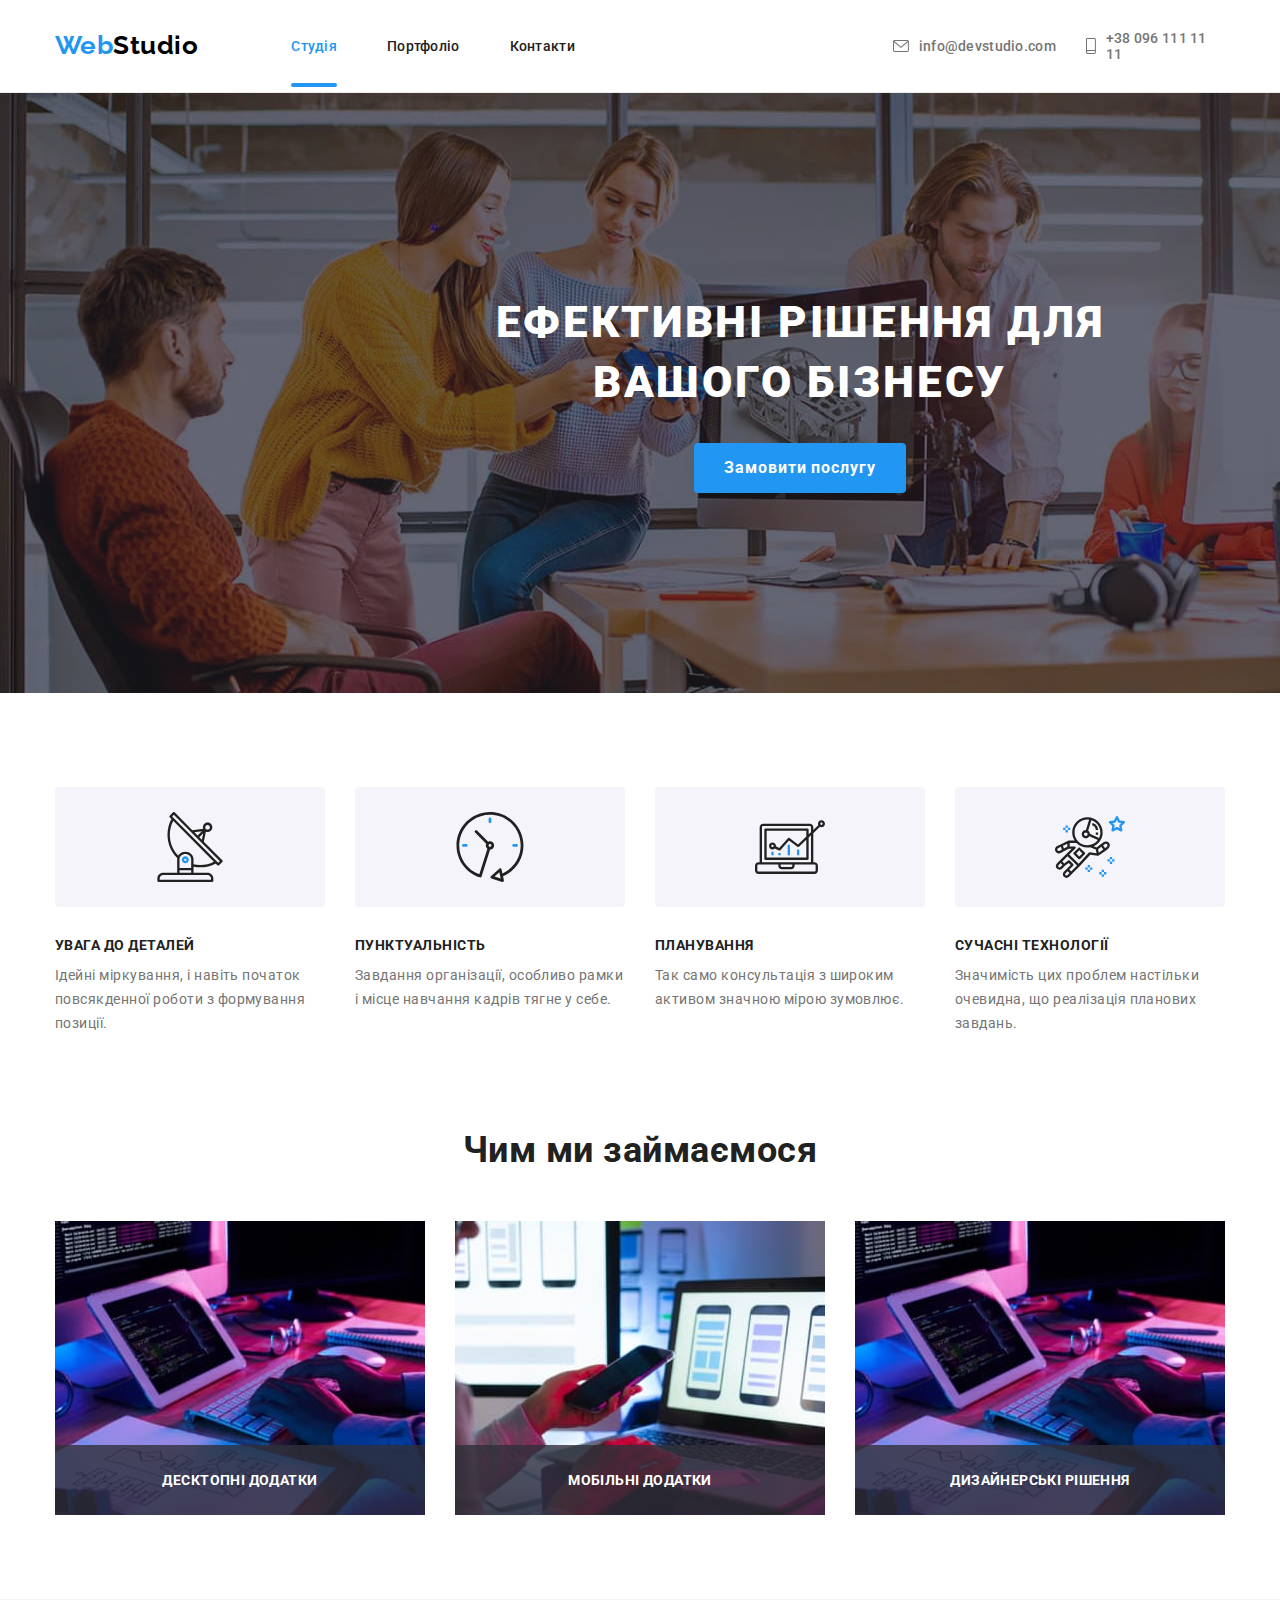
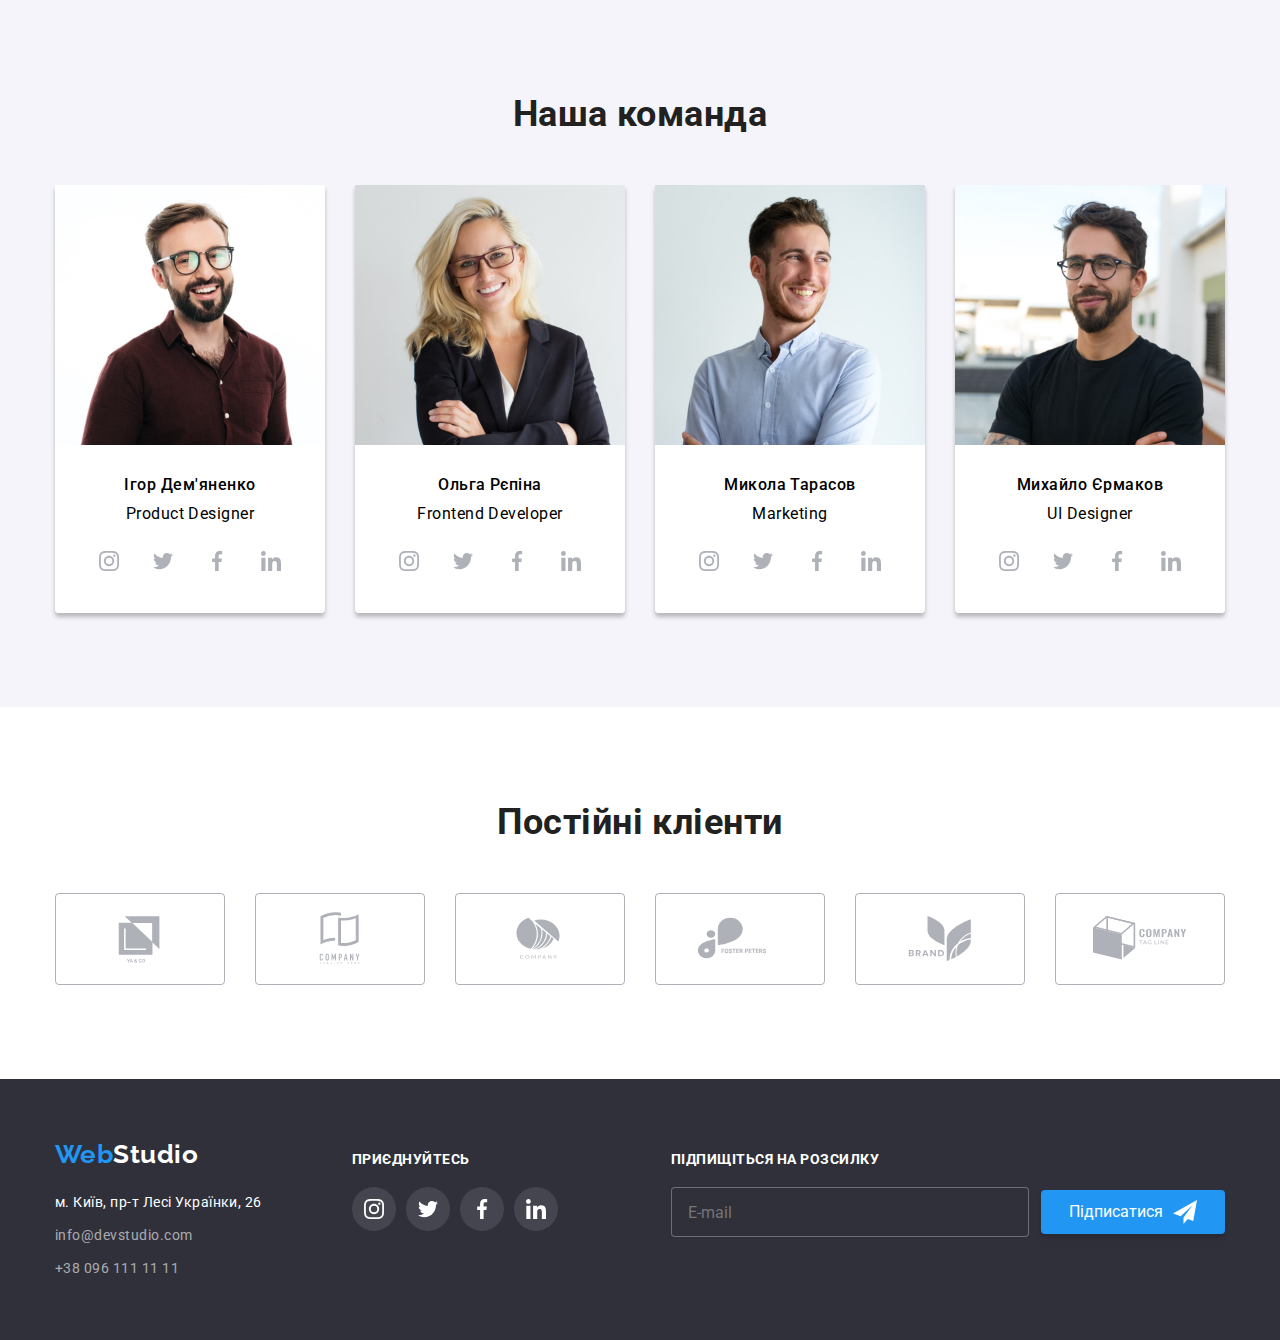
<file: index.html>
<!DOCTYPE html>
<html lang="ua">
  <head>
    <meta charset="UTF-8" />
    <meta http-equiv="X-UA-Compatible" content="IE=edge" />
    <meta name="viewport" content="width=device-width, initial-scale=1.0" />
    <title>Document</title>
    <link rel="preconnect" href="https://fonts.googleapis.com" />
    <link rel="preconnect" href="https://fonts.gstatic.com" crossorigin />
    <link
      href="https://fonts.googleapis.com/css2?family=Raleway:wght@700&family=Roboto:wght@400;500;700&display=swap"
      rel="stylesheet"
    />
    <link
      rel="stylesheet"
      href="https://cdnjs.cloudflare.com/ajax/libs/modern-normalize/1.1.0/modern-normalize.min.css"
    />
    <link rel="stylesheet" href="./css/main.min.css" />
  </head>
  <body>
    <header class="header">
      <div class="container header__container">
        <nav class="navigation">
          <a class="logo navigation__logo" href="./index.html"
            ><span class="logo__first">Web</span>Studio</a
          >
          <ul class="list menu">
            <li class="menu__item">
              <a class="menu__link current" href="./index.html">Студія</a>
            </li>
            <li class="menu__item">
              <a class="menu__link" href="./portfolio.html">Портфоліо</a>
            </li>
            <li class="menu__item">
              <a class="menu__link" href="">Контакти</a>
            </li>
          </ul>
        </nav>
        <ul class="list contact">
          <li class="contact__item">
            <a class="contact__link" href="info@devstudio.com">
              <svg class="contact__icon" width="16px" height="12px">
                <use href="./images/icons.svg#icon-envelope"></use>
              </svg>
              info@devstudio.com
            </a>
          </li>
          <li class="contact__item">
            <a class="contact__link" href="+380961111111">
              <svg class="contact__icon" width="10px" height="16px">
                <use href="./images/icons.svg#icon-smartphone"></use>
              </svg>
              +38 096 111 11 11
            </a>
          </li>
        </ul>
      </div>
    </header>
    <main>
      <section class="hero">
        <div class="hero__wrap container">
          <h1 class="hero__title">
            Ефективні рішення для <br />
            вашого бізнесу
          </h1>
          <button type="button" class="hero__btn btn" data-modal-open>
            Замовити послугу
          </button>
        </div>
      </section>
      <section class="about">
        <div class="container">
          <h2 class="title visually-hidden">Наші переваги</h2>
          <ul class="list about__list">
            <li>
              <div class="about__icon">
                <svg width="70px" height="70px">
                  <use href="./images/icons.svg#icon-antenna"></use>
                </svg>
              </div>
              <h3 class="about__benefits title__benefits">УВАГА ДО ДЕТАЛЕЙ</h3>
              <p class="about__text">
                Ідейні міркування, і навіть початок повсякденної роботи з
                формування позиції.
              </p>
            </li>
            <li>
              <div class="about__icon">
                <svg width="70px" height="70px">
                  <use href="./images/icons.svg#icon-clock"></use>
                </svg>
              </div>
              <h3 class="about__benefits title__benefits">ПУНКТУАЛЬНІСТЬ</h3>
              <p class="about__text">
                Завдання організації, особливо рамки і місце навчання кадрів
                тягне у себе.
              </p>
            </li>
            <li>
              <div class="about__icon">
                <svg width="70px" height="70px">
                  <use href="./images/icons.svg#icon-diagram"></use>
                </svg>
              </div>
              <h3 class="about__benefits title__benefits">ПЛАНУВАННЯ</h3>
              <p class="about__text">
                Так само консультація з широким активом значною мірою зумовлює.
              </p>
            </li>
            <li>
              <div class="about__icon">
                <svg width="70px" height="70px">
                  <use href="./images/icons.svg#icon-astronaut"></use>
                </svg>
              </div>
              <h3 class="about__benefits title__benefits">
                СУЧАСНІ ТЕХНОЛОГІЇ
              </h3>
              <p class="about__text">
                Значимість цих проблем настільки очевидна, що реалізація
                планових завдань.
              </p>
            </li>
          </ul>
        </div>
      </section>
      <section class="example">
        <div class="container">
          <h2 class="title example__title">Чим ми займаємося</h2>
          <ul class="list example__list">
            <li class="example__item">
              <img
                src="./images/img.jpg"
                width="370"
                alt="Набір структури коду на комп'ютері"
              />
              <p class="example__text">десктопні додатки</p>
            </li>
            <li class="example__item">
              <img
                src="./images/img-2.jpg"
                width="370"
                alt="Адаптування сайту до різних гаджетів"
              />
              <p class="example__text">Мобільні додатки</p>
            </li>
            <li class="example__item">
              <img src="./images/img.jpg" width="370" alt="Підбір кольорів" />
              <p class="example__text">Дизайнерські рішення</p>
            </li>
          </ul>
        </div>
      </section>
      <section class="team">
        <div class="container">
          <h2 class="title title-item">Наша команда</h2>
          <ul class="list list-team">
            <li class="team-cards">
              <img src="./images/people.jpg" width="270" alt="чоловік" />
              <div class="team-container">
                <h3 class="title-team">Ігор Дем'яненко</h3>
                <p class="title-team-text">Product Designer</p>
                <ul class="list team-soc-list">
                  <li class="team-soc-item">
                    <a class="team-soc-link" href="">
                      <svg class="team-soc-icon" width="20px" height="20px">
                        <use href="./images/icons.svg#icon-instagram-2"></use>
                      </svg>
                    </a>
                  </li>
                  <li class="team-soc-item">
                    <a class="team-soc-link" href="">
                      <svg class="team-soc-icon" width="20px" height="20px">
                        <use href="./images/icons.svg#icon-twitter-1"></use>
                      </svg>
                    </a>
                  </li>
                  <li class="team-soc-item">
                    <a class="team-soc-link" href="">
                      <svg class="team-soc-icon" width="20px" height="20px">
                        <use href="./images/icons.svg#icon-facebook-1"></use>
                      </svg>
                    </a>
                  </li>
                  <li class="team-soc-item">
                    <a class="team-soc-link" href="">
                      <svg class="team-soc-icon" width="20px" height="20px">
                        <use href="./images/icons.svg#icon-linkedin-1"></use>
                      </svg>
                    </a>
                  </li>
                </ul>
              </div>
            </li>
            <li class="team-cards">
              <img src="./images/people-1.jpg" width="270" alt="жінка" />
              <div class="team-container">
                <h3 class="title-team">Ольга Рєпіна</h3>
                <p class="title-team-text">Frontend Developer</p>
                <ul class="list team-soc-list">
                  <li class="team-soc-item">
                    <a class="team-soc-link" href="">
                      <svg class="team-soc-icon" width="20px" height="20px">
                        <use href="./images/icons.svg#icon-instagram-2"></use>
                      </svg>
                    </a>
                  </li>
                  <li class="team-soc-item">
                    <a class="team-soc-link" href="">
                      <svg class="team-soc-icon" width="20px" height="20px">
                        <use href="./images/icons.svg#icon-twitter-1"></use>
                      </svg>
                    </a>
                  </li>
                  <li class="team-soc-item">
                    <a class="team-soc-link" href="">
                      <svg class="team-soc-icon" width="20px" height="20px">
                        <use href="./images/icons.svg#icon-facebook-1"></use>
                      </svg>
                    </a>
                  </li>
                  <li class="team-soc-item">
                    <a class="team-soc-link" href="">
                      <svg class="team-soc-icon" width="20px" height="20px">
                        <use href="./images/icons.svg#icon-linkedin-1"></use>
                      </svg>
                    </a>
                  </li>
                </ul>
              </div>
            </li>
            <li class="team-cards">
              <img src="./images/people-2.jpg" width="270" alt="чоловік" />
              <div class="team-container">
                <h3 class="title-team">Микола Тарасов</h3>
                <p class="title-team-text">Marketing</p>
                <ul class="list team-soc-list">
                  <li class="team-soc-item">
                    <a class="team-soc-link" href="">
                      <svg class="team-soc-icon" width="20px" height="20px">
                        <use href="./images/icons.svg#icon-instagram-2"></use>
                      </svg>
                    </a>
                  </li>
                  <li class="team-soc-item">
                    <a class="team-soc-link" href="">
                      <svg class="team-soc-icon" width="20px" height="20px">
                        <use href="./images/icons.svg#icon-twitter-1"></use>
                      </svg>
                    </a>
                  </li>
                  <li class="team-soc-item">
                    <a class="team-soc-link" href="">
                      <svg class="team-soc-icon" width="20px" height="20px">
                        <use href="./images/icons.svg#icon-facebook-1"></use>
                      </svg>
                    </a>
                  </li>
                  <li class="team-soc-item">
                    <a class="team-soc-link" href="">
                      <svg class="team-soc-icon" width="20px" height="20px">
                        <use href="./images/icons.svg#icon-linkedin-1"></use>
                      </svg>
                    </a>
                  </li>
                </ul>
              </div>
            </li>
            <li class="team-cards">
              <img src="./images/people-3.jpg" width="270" alt="чоловік" />
              <div class="team-container">
                <h3 class="title-team">Михайло Єрмаков</h3>
                <p class="title-team-text">UI Designer</p>
                <ul class="list team-soc-list">
                  <li class="team-soc-item">
                    <a class="team-soc-link" href="">
                      <svg class="team-soc-icon" width="20px" height="20px">
                        <use href="./images/icons.svg#icon-instagram-2"></use>
                      </svg>
                    </a>
                  </li>
                  <li class="team-soc-item">
                    <a class="team-soc-link" href="">
                      <svg class="team-soc-icon" width="20px" height="20px">
                        <use href="./images/icons.svg#icon-twitter-1"></use>
                      </svg>
                    </a>
                  </li>
                  <li class="team-soc-item">
                    <a class="team-soc-link" href="">
                      <svg class="team-soc-icon" width="20px" height="20px">
                        <use href="./images/icons.svg#icon-facebook-1"></use>
                      </svg>
                    </a>
                  </li>
                  <li class="team-soc-item">
                    <a class="team-soc-link" href="">
                      <svg class="team-soc-icon" width="20px" height="20px">
                        <use href="./images/icons.svg#icon-linkedin-1"></use>
                      </svg>
                    </a>
                  </li>
                </ul>
              </div>
            </li>
          </ul>
        </div>
      </section>
      <section class="clients">
        <div class="container">
          <h2 class="title">Постійні кліенти</h2>
          <ul class="clients-list list">
            <li class="clients-item">
              <a class="clients-link" href="">
                <svg class="clients-icon" width="106px" height="60px">
                  <use href="./images/icons.svg#icon-Logo-1"></use>
                </svg>
              </a>
            </li>
            <li class="clients-item">
              <a class="clients-link" href="">
                <svg class="clients-icon" width="106px" height="60px">
                  <use href="./images/icons.svg#icon-Logo-2"></use>
                </svg>
              </a>
            </li>
            <li class="clients-item">
              <a class="clients-link" href="">
                <svg class="clients-icon" width="106px" height="60px">
                  <use href="./images/icons.svg#icon-Logo-3"></use>
                </svg>
              </a>
            </li>
            <li class="clients-item">
              <a class="clients-link" href="">
                <svg class="clients-icon" width="106px" height="60px">
                  <use href="./images/icons.svg#icon-Logo-4"></use>
                </svg>
              </a>
            </li>
            <li class="clients-item">
              <a class="clients-link" href="">
                <svg class="clients-icon" width="106px" height="60px">
                  <use href="./images/icons.svg#icon-Logo-5"></use>
                </svg>
              </a>
            </li>
            <li class="clients-item">
              <a class="clients-link" href="">
                <svg class="clients-icon" width="106px" height="60px">
                  <use href="./images/icons.svg#icon-Logo-6"></use>
                </svg>
              </a>
            </li>
          </ul>
        </div>
      </section>
    </main>
    <footer class="footer">
      <div class="container footer-container">
        <div>
          <a class="logo-footer" href=""
            ><span class="logo__first">Web</span>Studio</a
          >
          <address class="contacts">
            <p class="contacts-text">м. Київ, пр-т Лесі Українки, 26</p>
            <ul class="list">
              <li class="contacts-title-footer">
                <a class="contacts-title" href="info@devstudio.com"
                  >info@devstudio.com</a
                ><br />
              </li>
              <li>
                <a class="contacts-title" href="+380961111111"
                  >+38 096 111 11 11</a
                >
              </li>
            </ul>
          </address>
        </div>
        <div class="footer-wrap">
          <h2 class="footer-title">ПРИЄДНУЙТЕСЬ</h2>
          <ul class="footer-list list">
            <li class="footer-item">
              <a class="footer-link" href="">
                <svg class="footer-icon" width="20px" height="20px">
                  <use href="./images/icons.svg#icon-instagram-2"></use>
                </svg>
              </a>
            </li>
            <li class="footer-item">
              <a class="footer-link" href="">
                <svg class="footer-icon" width="20px" height="20px">
                  <use href="./images/icons.svg#icon-twitter-1"></use>
                </svg>
              </a>
            </li>
            <li class="footer-item">
              <a class="footer-link" href="">
                <svg class="footer-icon" width="20px" height="20px">
                  <use href="./images/icons.svg#icon-facebook-1"></use>
                </svg>
              </a>
            </li>
            <li class="footer-item">
              <a class="footer-link" href="">
                <svg class="footer-icon" width="20px" height="20px">
                  <use href="./images/icons.svg#icon-linkedin-1"></use>
                </svg>
              </a>
            </li>
          </ul>
        </div>
        <div class="footer-modal-wrap">
          <h2 class="footer-title">ПІДПИЩІТЬСЯ НА РОЗСИЛКУ</h2>
          <form class="footer-modal">
            <input
              type="text"
              name="footer-input"
              class="footer-input"
              placeholder="E-mail"
            />
            <button type="submit" class="footer-modal-btn">
              Підписатися
              <svg class="footer-modal-icon" width="24px" height="24px">
                <use href="./images/icons.svg#icon-icon_send_footer"></use>
              </svg>
            </button>
          </form>
        </div>
      </div>
    </footer>
    <div class="backdrop is-hidden" data-modal>
      <div class="modal">
        <button type="button" class="modal-close" data-modal-close>
          <svg class="modal-close-icon" width="18px" height="18px">
            <use href="./images/icons.svg#icon-close-black"></use>
          </svg>
        </button>
        <p class="modal-title">Залиште свої дані, ми вам передзвонимо</p>
        <form class="modal-form">
          <label for="uzer-name" class="input-label">Ім'я</label>
          <div class="input-wrap">
            <input
              type="text"
              name="uzer-name"
              class="modal-input"
              id="uzer-name"
            />
            <svg class="modal-icon" width="18px" height="18px">
              <use href="./images/icons.svg#icon-person-black"></use>
            </svg>
          </div>
          <label for="uzer-tel" class="input-label">Телефон</label>
          <div class="input-wrap">
            <input
              type="tel"
              name="uzer-tel"
              class="modal-input"
              id="uzer-tel"
            />
            <svg class="modal-icon" width="18px" height="18px">
              <use href="./images/icons.svg#icon-phone-black"></use>
            </svg>
          </div>
          <label for="uzer-email" class="input-label">Пошта</label>
          <div class="input-wrap">
            <input
              type="email"
              name="uzer-email"
              class="modal-input"
              id="uzer-email"
            />
            <svg class="modal-icon" width="18px" height="18px">
              <use href="./images/icons.svg#icon-email-black"></use>
            </svg>
          </div>
          <label for="uzer-text" class="input-label">Коментар</label>
          <textarea
            name="uzer-text"
            id="uzer-text"
            class="modal-comment"
            placeholder="Введіть текст"
          ></textarea>
          <input
            type="checkbox"
            name="policy"
            id="policy"
            class="modal-check visually-hidden"
          />
          <label for="policy" class="check-text">
            <span class="wrapper">Погоджуюся з розсилкою та приймаю</span>
            <a href="" class="check-link">Умови договору</a>
          </label>
          <button type="submit" class="modal-btn">Відправити</button>
        </form>
      </div>
    </div>
    <script src="./js/modal.js"></script>
  </body>
</html>
</file>
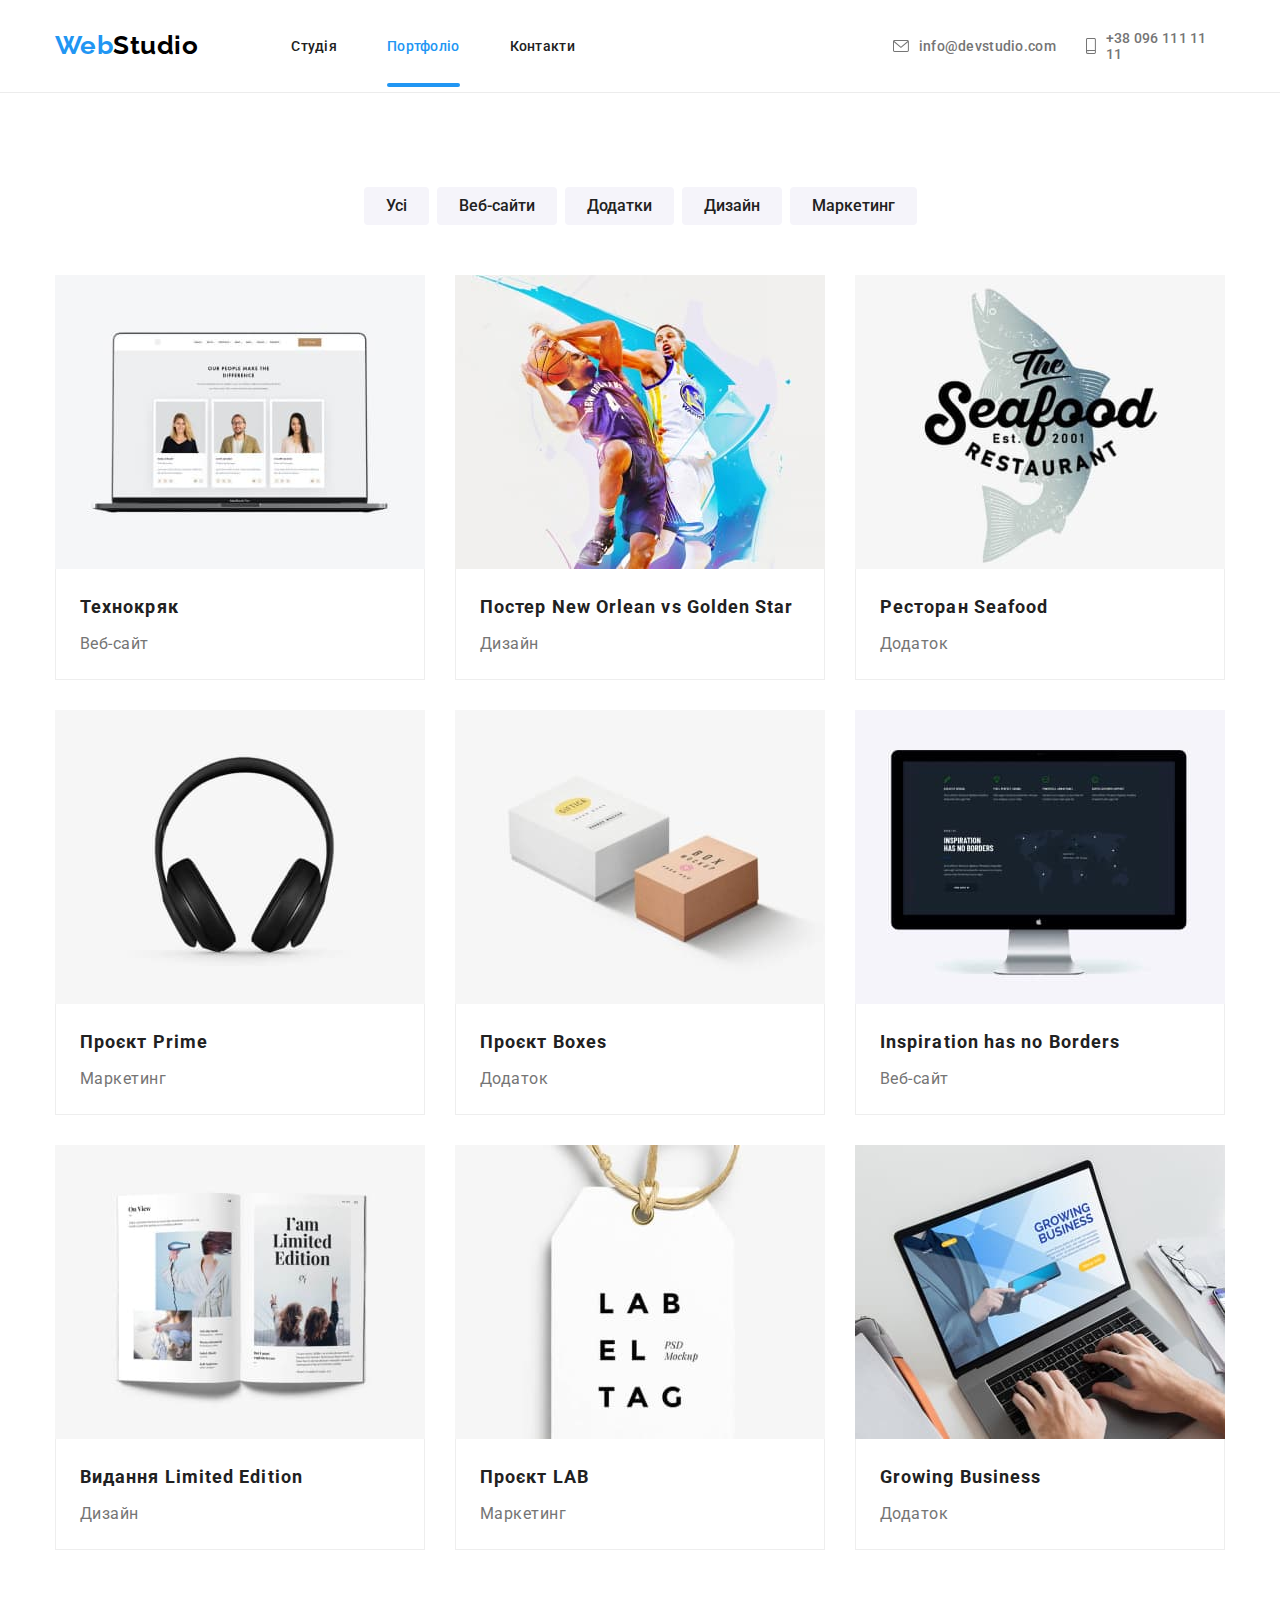
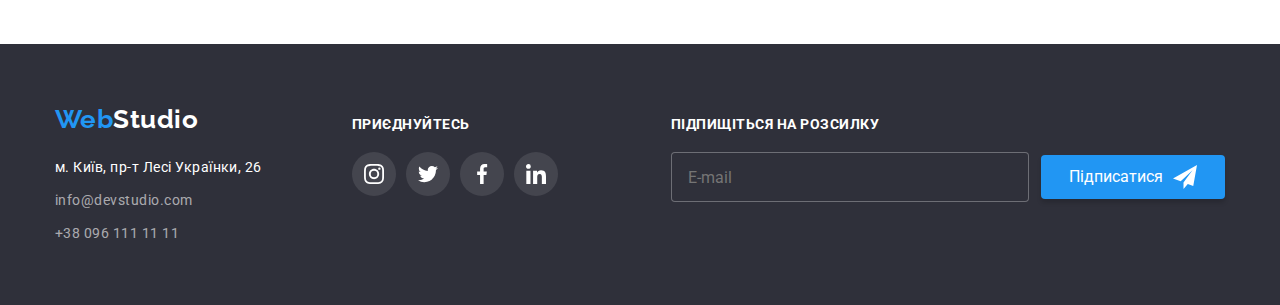
<file: portfolio.html>
<!DOCTYPE html>
<html lang="ua">
  <head>
    <meta charset="UTF-8" />
    <meta http-equiv="X-UA-Compatible" content="IE=edge" />
    <meta name="viewport" content="width=device-width, initial-scale=1.0" />
    <title>Portfolio</title>
    <link rel="preconnect" href="https://fonts.googleapis.com" />
    <link rel="preconnect" href="https://fonts.gstatic.com" crossorigin />
    <link
      href="https://fonts.googleapis.com/css2?family=Raleway:wght@700&family=Roboto:wght@400;500;700&display=swap"
      rel="stylesheet"
    />
    <link
      rel="stylesheet"
      href="https://cdnjs.cloudflare.com/ajax/libs/modern-normalize/1.1.0/modern-normalize.min.css"
    />
    <link rel="stylesheet" href="./css/main.min.css" />
  </head>
  <body>
    <header class="header">
      <div class="container header__container">
        <nav class="navigation">
          <a class="logo navigation__logo" href="./index.html"
            ><span class="logo__first">Web</span>Studio</a
          >
          <ul class="list menu">
            <li class="menu__item">
              <a class="menu__link" href="./index.html">Студія</a>
            </li>
            <li class="menu__item">
              <a class="menu__link current" href="./portfolio.html"
                >Портфоліо</a
              >
            </li>
            <li class="menu__item">
              <a class="menu__link" href="">Контакти</a>
            </li>
          </ul>
        </nav>
        <ul class="list contact">
          <li class="contact__item">
            <a class="contact__link" href="info@devstudio.com">
              <svg class="contact__icon" width="16px" height="12px">
                <use href="./images/icons.svg#icon-envelope"></use>
              </svg>
              info@devstudio.com
            </a>
          </li>
          <li class="contact__item">
            <a class="contact__link" href="+380961111111">
              <svg class="contact__icon" width="10px" height="16px">
                <use href="./images/icons.svg#icon-smartphone"></use>
              </svg>
              +38 096 111 11 11
            </a>
          </li>
        </ul>
      </div>
    </header>
    <main>
      <section class="portfolio">
        <div class="container">
          <h1 class="visually-hidden">Портфоліо</h1>
          <ul class="list list-portfolio-type">
            <li><button type="button" class="filtr">Усі</button></li>
            <li><button type="button" class="filtr">Веб-сайти</button></li>
            <li><button type="button" class="filtr">Додатки</button></li>
            <li><button type="button" class="filtr">Дизайн</button></li>
            <li><button type="button" class="filtr">Маркетинг</button></li>
          </ul>
          <ul class="list list-portfolio">
            <li class="portfolio-item">
              <a class="portfolio-link" href="">
                <div class="portfolio-top-wrap">
                  <img
                    src="./images/tehnokryak.jpg"
                    alt="ноутбук"
                    width="370px"
                    height="294px"
                  />
                  <p class="portfolio-top-text">
                    Ресурс пропонує комплексні пропозиції з різним рівнем
                    функціоналу та сервісів. Все це дозволить відвідувачу
                    отримати вичерпні відомості про компанію чи приватну особу.
                  </p>
                </div>
                <div class="title-cards">
                  <h2 class="portfolio-title">Технокряк</h2>
                  <p class="portfolio-text">Веб-сайт</p>
                </div>
              </a>
            </li>
            <li class="portfolio-item">
              <a class="portfolio-link" href="">
                <div class="portfolio-top-wrap">
                  <img
                    src="./images/poster.jpg"
                    alt="постер з двома баскітболістами"
                    width="370px"
                    height="294px"
                  />
                  <p class="portfolio-top-text">
                    Ресурс пропонує комплексні пропозиції з різним рівнем
                    функціоналу та сервісів. Все це дозволить відвідувачу
                    отримати вичерпні відомості про компанію чи приватну особу.
                  </p>
                </div>
                <div class="title-cards">
                  <h2 class="portfolio-title">
                    Постер New Orlean vs Golden Star
                  </h2>
                  <p class="portfolio-text">Дизайн</p>
                </div>
              </a>
            </li>
            <li class="portfolio-item">
              <a class="portfolio-link" href="">
                <div class="portfolio-top-wrap">
                  <img
                    src="./images/seafood.jpg"
                    alt="риба"
                    width="370px"
                    height="294px"
                  />
                  <p class="portfolio-top-text">
                    Ресурс пропонує комплексні пропозиції з різним рівнем
                    функціоналу та сервісів. Все це дозволить відвідувачу
                    отримати вичерпні відомості про компанію чи приватну особу.
                  </p>
                </div>
                <div class="title-cards">
                  <h2 class="portfolio-title">Ресторан Seafood</h2>
                  <p class="portfolio-text">Додаток</p>
                </div>
              </a>
            </li>
            <li class="portfolio-item">
              <a class="portfolio-link" href="">
                <div class="portfolio-top-wrap">
                  <img
                    src="./images/project_prajm.jpg"
                    alt="навушники"
                    width="370px"
                    height="294px"
                  />
                  <p class="portfolio-top-text">
                    Ресурс пропонує комплексні пропозиції з різним рівнем
                    функціоналу та сервісів. Все це дозволить відвідувачу
                    отримати вичерпні відомості про компанію чи приватну особу.
                  </p>
                </div>
                <div class="title-cards">
                  <h2 class="portfolio-title">Проєкт Prime</h2>
                  <p class="portfolio-text">Маркетинг</p>
                </div>
              </a>
            </li>
            <li class="portfolio-item">
              <a class="portfolio-link" href="">
                <div class="portfolio-top-wrap">
                  <img
                    src="./images/project_boxes.jpg"
                    alt="дві коробки"
                    width="370px"
                    height="294px"
                  />
                  <p class="portfolio-top-text">
                    Ресурс пропонує комплексні пропозиції з різним рівнем
                    функціоналу та сервісів. Все це дозволить відвідувачу
                    отримати вичерпні відомості про компанію чи приватну особу.
                  </p>
                </div>
                <div class="title-cards">
                  <h2 class="portfolio-title">Проєкт Boxes</h2>
                  <p class="portfolio-text">Додаток</p>
                </div>
              </a>
            </li>
            <li class="portfolio-item">
              <a class="portfolio-link" href="">
                <div class="portfolio-top-wrap">
                  <img
                    src="./images/Inspiration_has_no_Borders.jpg"
                    alt="монітор"
                    width="370px"
                    height="294px"
                  />
                  <p class="portfolio-top-text">
                    Ресурс пропонує комплексні пропозиції з різним рівнем
                    функціоналу та сервісів. Все це дозволить відвідувачу
                    отримати вичерпні відомості про компанію чи приватну особу.
                  </p>
                </div>
                <div class="title-cards">
                  <h2 class="portfolio-title">Inspiration has no Borders</h2>
                  <p class="portfolio-text">Веб-сайт</p>
                </div>
              </a>
            </li>
            <li class="portfolio-item">
              <a class="portfolio-link" href="">
                <div class="portfolio-top-wrap">
                  <img
                    src="./images/Limited_Edition.jpg"
                    alt="журнал"
                    width="370px"
                    height="294px"
                  />
                  <p class="portfolio-top-text">
                    Ресурс пропонує комплексні пропозиції з різним рівнем
                    функціоналу та сервісів. Все це дозволить відвідувачу
                    отримати вичерпні відомості про компанію чи приватну особу.
                  </p>
                </div>
                <div class="title-cards">
                  <h2 class="portfolio-title">Видання Limited Edition</h2>
                  <p class="portfolio-text">Дизайн</p>
                </div>
              </a>
            </li>
            <li class="portfolio-item">
              <a class="portfolio-link" href="">
                <div class="portfolio-top-wrap">
                  <img
                    src="./images/project_LAB.jpg"
                    alt="бірка"
                    width="370px"
                    height="294px"
                  />
                  <p class="portfolio-top-text">
                    Ресурс пропонує комплексні пропозиції з різним рівнем
                    функціоналу та сервісів. Все це дозволить відвідувачу
                    отримати вичерпні відомості про компанію чи приватну особу.
                  </p>
                </div>
                <div class="title-cards">
                  <h2 class="portfolio-title">Проєкт LAB</h2>
                  <p class="portfolio-text">Маркетинг</p>
                </div>
              </a>
            </li>
            <li class="portfolio-item">
              <a class="portfolio-link" href="">
                <div class="portfolio-top-wrap">
                  <img
                    src="./images/Growing_Business.jpg"
                    alt="ноутбук"
                    width="370px"
                    height="294px"
                  />
                  <p class="portfolio-top-text">
                    Ресурс пропонує комплексні пропозиції з різним рівнем
                    функціоналу та сервісів. Все це дозволить відвідувачу
                    отримати вичерпні відомості про компанію чи приватну особу.
                  </p>
                </div>
                <div class="title-cards">
                  <h2 class="portfolio-title">Growing Business</h2>
                  <p class="portfolio-text">Додаток</p>
                </div>
              </a>
            </li>
          </ul>
        </div>
      </section>
    </main>
    <footer class="footer">
      <div class="container footer-container">
        <div>
          <a class="logo-footer" href=""
            ><span class="logo__first">Web</span>Studio</a
          >
          <address class="contacts">
            <p class="contacts-text">м. Київ, пр-т Лесі Українки, 26</p>
            <ul class="list">
              <li class="contacts-title-footer">
                <a class="contacts-title" href="info@devstudio.com"
                  >info@devstudio.com</a
                ><br />
              </li>
              <li>
                <a class="contacts-title" href="+380961111111"
                  >+38 096 111 11 11</a
                >
              </li>
            </ul>
          </address>
        </div>
        <div class="footer-wrap">
          <h2 class="footer-title">ПРИЄДНУЙТЕСЬ</h2>
          <ul class="footer-list list">
            <li class="footer-item">
              <a class="footer-link" href="">
                <svg class="footer-icon" width="20px" height="20px">
                  <use href="./images/icons.svg#icon-instagram-2"></use>
                </svg>
              </a>
            </li>
            <li class="footer-item">
              <a class="footer-link" href="">
                <svg class="footer-icon" width="20px" height="20px">
                  <use href="./images/icons.svg#icon-twitter-1"></use>
                </svg>
              </a>
            </li>
            <li class="footer-item">
              <a class="footer-link" href="">
                <svg class="footer-icon" width="20px" height="20px">
                  <use href="./images/icons.svg#icon-facebook-1"></use>
                </svg>
              </a>
            </li>
            <li class="footer-item">
              <a class="footer-link" href="">
                <svg class="footer-icon" width="20px" height="20px">
                  <use href="./images/icons.svg#icon-linkedin-1"></use>
                </svg>
              </a>
            </li>
          </ul>
        </div>
        <div class="footer-modal-wrap">
          <h2 class="footer-title">ПІДПИЩІТЬСЯ НА РОЗСИЛКУ</h2>
          <form class="footer-modal">
            <input
              type="text"
              name="footer-input"
              class="footer-input"
              placeholder="E-mail"
            />
            <button type="submit" class="footer-modal-btn">
              Підписатися
              <svg class="footer-modal-icon" width="24px" height="24px">
                <use href="./images/icons.svg#icon-icon_send_footer"></use>
              </svg>
            </button>
          </form>
        </div>
      </div>
    </footer>
  </body>
</html>
</file>
<file: css/main.min.css>
h1,h2,h3,h4,h5,h6,p{margin:0}ul{margin:0;padding:0}button{cursor:pointer}img{display:block}.container{width:1200px;padding-left:15px;padding-right:15px;margin:0 auto}:root{--title-color: #212121;--text-color: #757575;--tra: 250ms cubic-bezier(0.4, 0, 0.2, 1)}body{font-family:roboto,sans-serif;letter-spacing:.03em}.list{list-style:none}.logo{font-family:Raleway,sans-serif;font-weight:700;font-size:26px;line-height:1.1923;color:#000;display:inline-block;padding-bottom:25px;padding-top:24px}.navigation__logo{margin-right:93px;text-decoration:none}.logo__first{color:#2196f3}.navigation{display:flex;align-items:center}.menu{display:flex;gap:50px;margin-right:318px}.header__container{display:flex;align-items:center}.header{margin-bottom:0;border-bottom:1px solid #ececec}.menu__link{font-style:normal;font-weight:500;font-size:14px;line-height:1.1428;letter-spacing:.02em;color:var(--title-color);display:inline-block;padding-bottom:32px;padding-top:32px;text-decoration:none;transition:color var(--tra)}.menu__link:hover,.menu__link:focus{color:#2196f3}.menu__link.current{position:relative;color:#2196f3}.current::after{content:"";position:absolute;bottom:0;left:0;margin-top:28px;width:100%;height:4px;background-color:#2196f3;border-radius:2px;transform:translateY(1px)}.contact{display:flex;gap:30px}.contact__item{display:flex;align-items:center}.contact__link{font-style:normal;font-weight:500;font-size:14px;line-height:1.1428;letter-spacing:.02em;color:var(--text-color);display:flex;padding-bottom:30px;padding-top:30px;align-items:center;gap:10px;text-decoration:none;transition:color var(--tra),fill color}.contact__link:hover,.contact__link:focus{color:#2196f3}.contact__icon{fill:var(--text-color)}.contact__link:hover .contact__icon{fill:#2196f3}.contact__link:focus .contact__icon{fill:#2196f3}.title{font-size:36px;line-height:1.1667;text-align:center;color:var(--title-color)}.hero{padding:200px 0px;width:1600px;background-color:rgba(47,48,58,.4);background-image:linear-gradient(rgba(47, 48, 58, 0.4), rgba(47, 48, 58, 0.4)),url(../images/hero.jpg);margin:0 auto}.hero__title{font-style:normal;font-weight:900;font-size:44px;line-height:1.3636;text-align:center;letter-spacing:.06em;text-transform:uppercase;color:#fff;margin-bottom:30px}.hero__btn{font-style:normal;font-weight:700;font-size:16px;line-height:1.875;display:block;align-items:center;text-align:center;letter-spacing:.06em;color:#fff;background-color:#2196f3;border:none;border-radius:4px;padding:10px 30px;transition:color var(--tra),background-color var(--tra)}.hero__btn:hover,.hero__btn:focus{color:#2196f3;background-color:#fff}.btn{margin:0 auto}.about{padding-top:94px;padding-bottom:94px}.about__list{display:flex;gap:30px}.about__icon{display:flex;align-items:center;justify-content:center;width:270px;height:120px;background-color:#f5f4fa;border-radius:4px}.about__benefits{font-style:normal;font-weight:700;font-size:14px;line-height:1.1428;text-transform:uppercase;color:var(--title-color)}.title__benefits{margin-top:30px;margin-bottom:10px}.about__text{font-size:14px;line-height:1.7143;color:var(--text-color)}.visually-hidden{position:absolute;width:1px;height:1px;margin:-1px;border:0;padding:0;white-space:nowrap;clip-path:inset(100%);clip:rect(0 0 0 0);overflow:hidden}.example{padding-bottom:84px}.example__list{display:flex;gap:30px}.example__title{margin-bottom:50px}.example__item{position:relative}.example__text{position:absolute;bottom:0;margin:0;width:100%;text-align:center;align-items:center;padding-top:27px;padding-bottom:27px;text-transform:uppercase;font-weight:700;font-size:14px;line-height:1.17;letter-spacing:.03em;background:rgba(47,48,58,.8);color:#fff}.team{background-color:#f5f4fa;padding-top:94px;padding-bottom:94px}.team-container{padding-top:30px;padding-bottom:30px;background-color:#fff;border-radius:0px 0px 4px 4px}.title-item{margin-bottom:50px}.title-team{font-weight:500;font-size:16px;line-height:1.1875;text-align:center;margin-bottom:10px}.team-cards{border-radius:0px 0px 4px 4px;box-shadow:0px 4px 4px 0px rgba(0,0,0,.25)}.title-team-text{font-size:16px;line-height:1.1875;text-align:center;margin-bottom:16px}.list-team{display:flex;gap:30px}.team-soc-list{display:flex;justify-content:center;gap:10px}.team-soc-item{width:44px;height:44px;border-radius:50%}.team-soc-link{width:100%;height:100%;border-radius:50%;display:flex;align-items:center;justify-content:center;color:#afb1b8;transition:color var(--tra),background-color var(--tra)}.team-soc-link:hover,.team-soc-link:focus{background-color:#2196f3;color:#fff}.team-soc-icon{fill:currentColor}.clients{padding-top:94px;padding-bottom:94px}.clients-list{margin-top:50px;display:flex;justify-content:center;gap:30px}.clients-link{width:170px;height:92px;box-sizing:border-box;border:1px solid #afb1b8;border-radius:4px;display:flex;align-items:center;justify-content:center;color:#afb1b8;transition:color var(--tra),border-color var(--tra)}.clients-link:hover,.clients-link:focus{border-color:#2196f3}.clients-icon{fill:currentColor}.clients-link:hover .clients-icon{color:#2196f3}.clients-link:focus .clients-icon{color:#2196f3}.list-portfolio-type{margin-bottom:50px;display:flex;justify-content:center;gap:8px}.filtr{font-weight:500;font-size:16px;line-height:1.625;text-align:center;color:var(--title-color);padding:6px 22px;border-radius:4px;background-color:#f5f4fa;border:none;font-family:inherit;transition:color var(--tra),background-color var(--tra),box-shadow var(--tra)}.filtr:hover,.filtr:focus{color:#fff;background-color:#2196f3;box-shadow:0px 4px 4px 0px rgba(0,0,0,.25)}.portfolio{padding-top:94px;padding-bottom:94px}.list-portfolio{display:flex;flex-wrap:wrap;gap:30px}.portfolio-item{width:370px}.portfolio-link{display:block;transition:box-shadow var(--tra)}.portfolio-link:hover,.portfolio-link:focus{box-shadow:0px 1px 1px rgba(0,0,0,.12),0px 4px 4px rgba(0,0,0,.06),1px 4px 6px rgba(0,0,0,.16)}.list-portfolio a{text-decoration:none}.portfolio-top-wrap{position:relative;overflow:hidden}.portfolio-top-text{position:absolute;top:0;height:100%;color:#fff;font-size:18px;line-height:1.56;letter-spacing:.03em;background-color:rgba(33,150,243,.9);padding:63px 24px;transform:translateY(100%);transition:transform 250ms linear;overflow:auto}.portfolio-link:hover .portfolio-top-text{transform:translateY(0)}.title-cards{padding:20px 24px;border-right:1px solid #eee;border-bottom:1px solid #eee;border-left:1px solid #eee}.portfolio-title{font-size:18px;line-height:2;letter-spacing:.06em;color:var(--title-color);margin-bottom:4px;width:322px}.portfolio-text{font-size:16px;line-height:1.875;color:var(--text-color)}.footer{background-color:#2f303a;padding-top:60px;padding-bottom:60px}.logo-footer{font-family:Raleway,sans-serif;font-weight:700;font-size:26px;line-height:1.1923;text-decoration:none;color:#fff}.contacts{font-style:normal;margin-top:20px}.contacts-text{font-size:14px;line-height:1.7143;color:#fff;margin-bottom:9px}.contacts-title{text-decoration:none;font-size:14px;line-height:1.7143;color:rgba(255,255,255,.6)}.contacts-title-footer{margin-bottom:9px}.footer a{text-decoration:none}.footer-container{display:flex;justify-content:space-between}.footer-wrap{padding-top:12px;margin-left:70px}.footer-wrap h2{margin-bottom:20px}.footer-title{font-size:14px;color:#fff}.footer-list{display:flex;gap:10px}.footer-item{width:44px;height:44px}.footer-link{width:100%;height:100%;border-radius:50%;display:flex;align-items:center;justify-content:center;background-color:rgba(255,255,255,.1);color:#fff;transition:background-color var(--tra)}.footer-link:hover,.footer-link:focus{background-color:#2196f3}.footer-icon{fill:currentColor}.footer-modal-wrap{padding-top:12px;margin-left:93px}.footer-modal-wrap .footer-title{margin-bottom:20px}.footer-input{width:358px;height:50px;padding:15px 16px;border:1px solid rgba(255,255,255,.3);border-radius:4px;background-color:#2f303a;font-size:16px;line-height:1.25;color:rgba(255,255,255,.6);margin-right:12px;margin-top:auto}.footer-modal{display:flex;align-items:center}.footer-modal-btn{padding:10px 28px;background-color:#2196f3;color:#fff;box-shadow:0px 4px 4px rgba(0,0,0,.15);border-radius:4px;border:none;display:inline-flex;align-items:center;gap:10px}.footer-modal-icon{fill:currentColor}.backdrop{position:fixed;top:0;width:100%;height:100%;background-color:rgba(0,0,0,.2);transition:opacity 250ms linear,visibility 250ms linear}.modal{position:absolute;top:50%;left:50%;transform:translate(-50%, -50%) scale(1);transition:transform 250ms linear;width:528px;min-height:581px;background-color:#fff;box-shadow:0px 1px 3px rgba(0,0,0,.12),0px 1px 1px rgba(0,0,0,.14),0px 2px 1px rgba(0,0,0,.2);border-radius:4px;padding:40px}.backdrop.is-hidden .modal{transform:translate(-50%, -50%) scale(0)}.modal-close{position:absolute;top:8px;right:8px;width:30px;height:30px;background-color:#fff;border:1px solid rgba(0,0,0,.1);border-radius:50%;display:flex;align-items:center;justify-content:center}.modal-close:focus .modal-close-icon{fill:#2196f3}.modal-close:hover .modal-close-icon{fill:#2196f3}.modal-title{font-family:roboto;font-style:normal;font-weight:700;font-size:20px;line-height:1.15;letter-spacing:.03em;text-align:center;margin-bottom:12px;color:#212121}.modal.form{padding:40px}.input-label{font-size:12px;line-height:1.17;letter-spacing:.01em;color:#757575;margin-bottom:4px}.input-wrap{position:relative;margin-bottom:10px}.modal-input{width:100%;max-width:448px;height:40px;border:1px solid rgba(33,33,33,.2);border-radius:4px;padding-left:42px}.modal-input:focus{border-color:#2196f3;outline:#2196f3;box-shadow:0px 1px 3px rgba(0,0,0,.12),0px 1px 1px rgba(0,0,0,.14),0px 2px 1px rgba(0,0,0,.2)}.modal-icon{position:absolute;top:50%;transform:translateY(-50%);left:12px}.modal-input:focus .modal-icon{fill:#2196f3}.modal-comment{width:100%;height:120px;border:1px solid rgba(33,33,33,.2);border-radius:4px;resize:none;font-size:12px;line-height:1.17;letter-spacing:.01em;color:rgba(117,117,117,.5);padding:12px 16px}.modal-comment:focus{border-color:#2196f3;outline:#2196f3;box-shadow:0px 1px 3px rgba(0,0,0,.12),0px 1px 1px rgba(0,0,0,.14),0px 2px 1px rgba(0,0,0,.2)}.check-text{font-family:roboto;font-weight:400;font-size:14px;line-height:1.71;color:#757575;display:flex;align-items:center;margin-bottom:30px;justify-content:center}.modal-check:checked+.check-text::before{background-color:#2196f3;border:none;background-image:url(../images/Vector.svg);background-position:center;background-repeat:no-repeat}.check-text::before{content:"";width:16px;height:15px;border:2px solid #303030;border-radius:2px;margin-right:8px}.check-link{color:#2196f3}.wrapper{margin-right:5px}.modal-btn{display:block;padding:10px 52px;font-weight:700;font-size:16px;line-height:1.875;letter-spacing:.06em;align-items:center;margin:0 auto;color:#fff;background-color:#2196f3;box-shadow:0px 4px 4px rgba(0,0,0,.15);border-radius:4px;border:none}.modal-btn:focus{background-color:#188ce8}.is-hidden{opacity:0;visibility:hidden;pointer-events:none}/*# sourceMappingURL=main.min.css.map */
</file>
